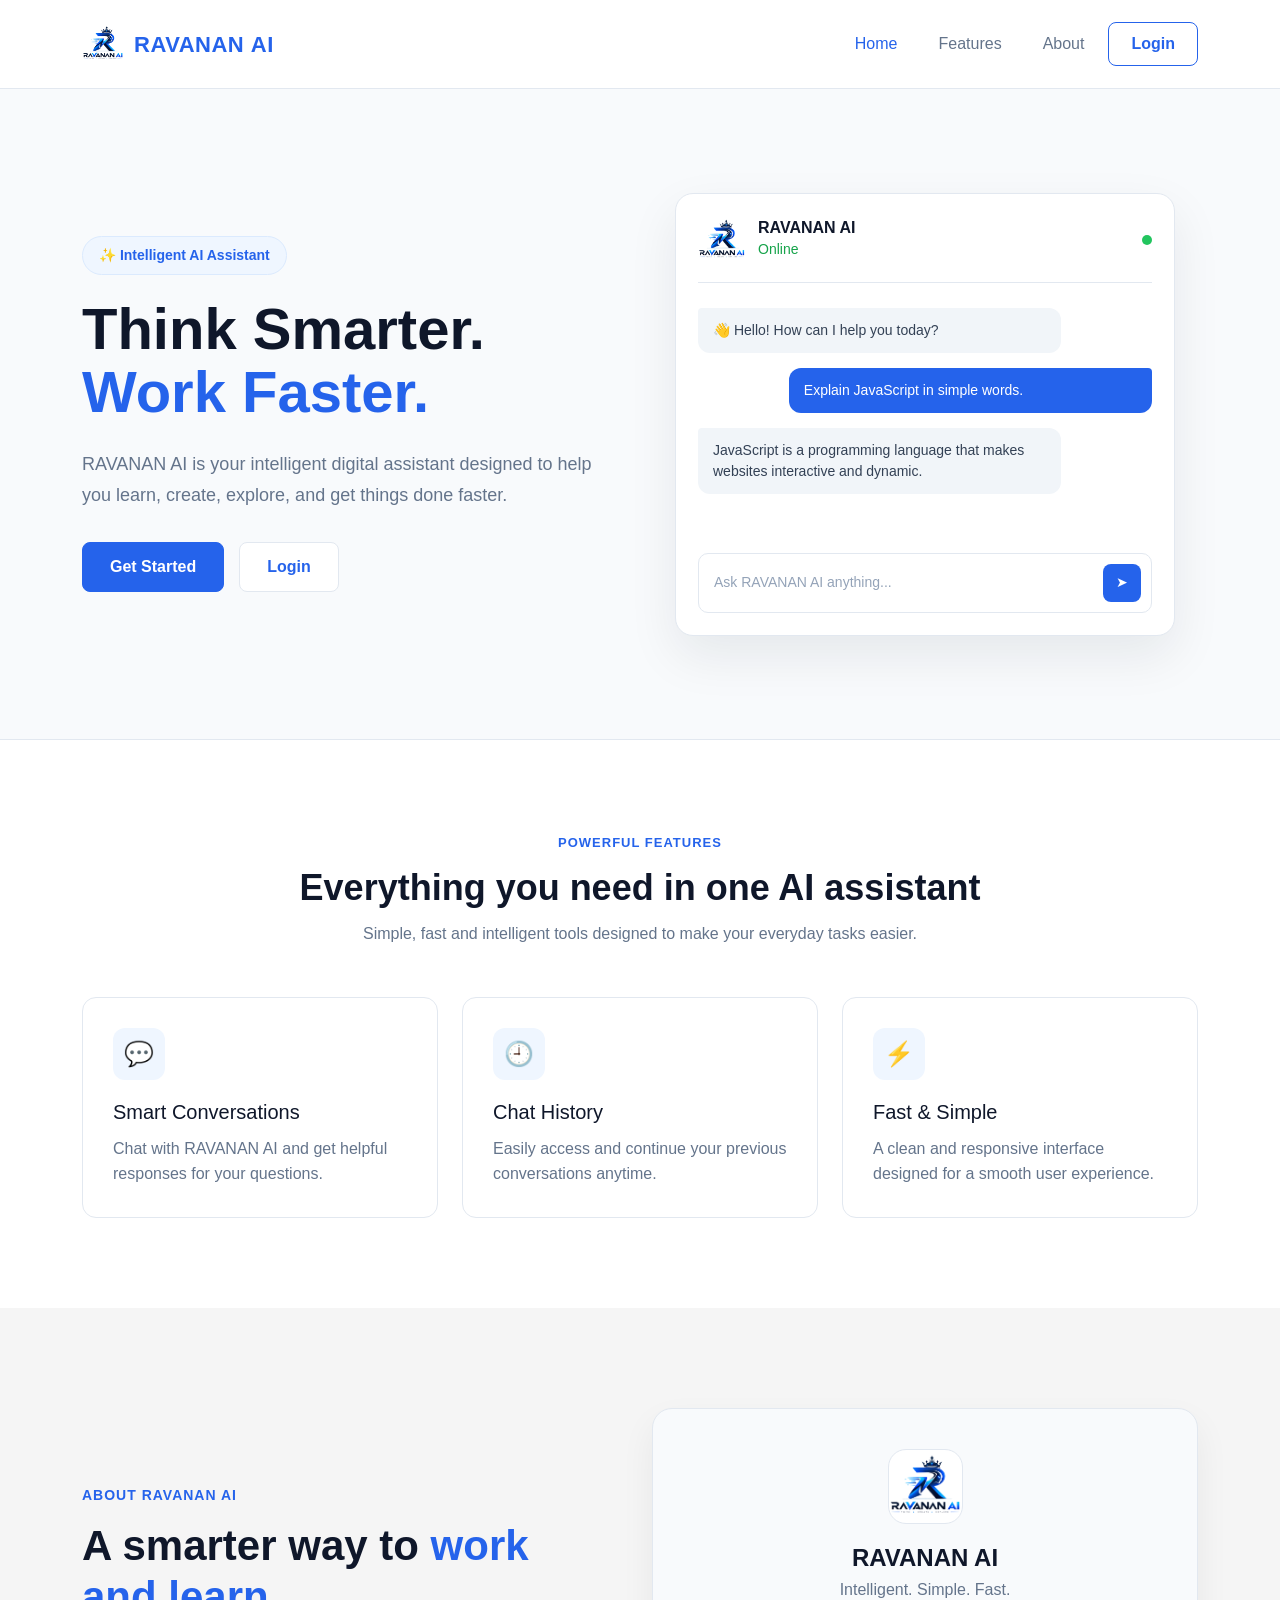
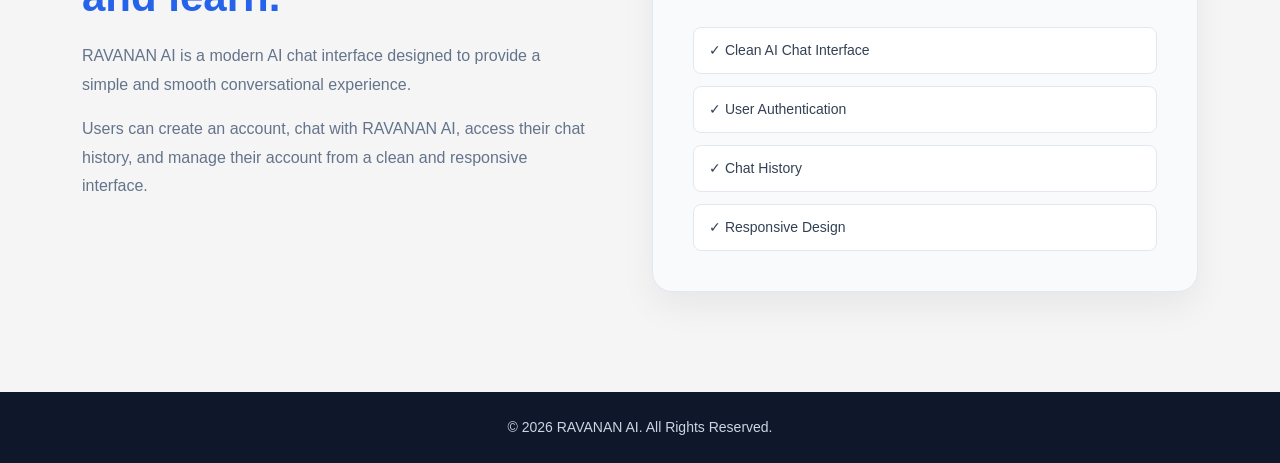
<file: Index.html>
<!DOCTYPE html>
<html lang="en">
<head>
    <meta charset="UTF-8">
    <meta name="viewport" content="width=device-width, initial-scale=1.0">
    <title>RAVANAN AI</title>
    <link rel="icon" href="Img/Brand-icon.png">
    <link rel="stylesheet" href="Bootstrap/css/bootstrap.min.css" >
    <link rel="stylesheet" href="CSS/Style.css">
</head>
<body>

    <!-- ~~~~~~~~~~~~~~ NAVBAR ~~~~~~~~~~~~~~ -->

    <nav class="navbar navbar-expand-lg">
        <div class="container">

            <a class="navbar-brand" href="index.html">
                <img src="Img/Brand-icon.png"
                     alt="RAVANAN AI Logo">

                <span class="brand-name">
                    RAVANAN <strong>AI</strong>
                </span>
            </a>

            <button class="navbar-toggler" type="button"
                data-bs-toggle="collapse"
                data-bs-target="#navbarContent">

                <span class="navbar-toggler-icon"></span>

            </button>

            <div class="collapse navbar-collapse" id="navbarContent">

                <ul class="navbar-nav ms-auto align-items-lg-center">

                    <li class="nav-item">
                        <a class="nav-link active" href="#home"> Home </a>
                    </li>

                    <li class="nav-item">
                        <a class="nav-link" href="#features"> Features </a>
                    </li>

                    <li class="nav-item">
                        <a class="nav-link" href="#about"> About </a>
                    </li>

                    <li class="nav-item ms-lg-3">
                        <a href="login.html" class="btn login-btn">
                            Login
                        </a>
                    </li>

                </ul>

            </div>

        </div>

    </nav>




    <!-- ~~~~~~~~~~~~~~ HERO SECTION ~~~~~~~~~~~~~~ -->

    <section class="hero-section" id="home">

        <div class="container">

            <div class="row align-items-center">

                <!-- LEFT CONTENT -->

                <div class="col-lg-6">

                    <div class="hero-content">

                        <div class="ai-badge">
                            ✨ Intelligent AI Assistant
                        </div>

                        <h1>
                            Think Smarter.
                            <span>Work Faster.</span>
                        </h1>

                        <p>
                            RAVANAN AI is your intelligent digital assistant
                            designed to help you learn, create, explore,
                            and get things done faster.
                        </p>

                        <div class="hero-buttons">

                            <a href="register.html" class="btn get-started-btn">
                                Get Started
                            </a>

                            <a href="login.html" class="btn explore-btn">
                                Login
                            </a>

                        </div>

                    </div>

                </div>


                <!-- RIGHT AI CARD -->

                <div class="col-lg-6">

                    <div class="ai-preview">

                        <div class="preview-header">

                            <div class="ai-profile">
                                <div class="ai-icon">
                                     <!-- ✦ -->
                                    <img src="Img/Brand-icon.png" alt="RAVANAN AI">
                                </div>

                                <div>
                                    <h6>RAVANAN AI</h6>
                                    <small>Online</small>
                                </div>
                            </div>

                            <div class="status-dot"></div>

                        </div>


                        <div class="chat-preview">

                            <div class="message ai-message">
                                👋 Hello! How can I help you today?
                            </div>

                            <div class="message user-message">
                                Explain JavaScript in simple words.
                            </div>

                            <div class="message ai-message">
                                JavaScript is a programming language
                                that makes websites interactive and dynamic.
                            </div>

                        </div>


                        <div class="preview-input">

                            <span>Ask RAVANAN AI anything...</span>

                            <button> ➤ </button>

                        </div>

                    </div>

                </div>

            </div>

        </div>

    </section>



    <!-- ~~~~~~~~~~~~~~ FEATURES ~~~~~~~~~~~~~~ -->

    <section class="features-section" id="features">

        <div class="container">

            <div class="section-title">

                <span>POWERFUL FEATURES</span>

                <h2> Everything you need in one AI assistant </h2>

                <p>
                    Simple, fast and intelligent tools designed
                    to make your everyday tasks easier.
                </p>

            </div>


            <div class="row g-4">

                <div class="col-md-4">

                    <div class="feature-card">

                        <div class="feature-icon">💬</div>

                        <h4>Smart Conversations</h4>

                        <p>
                            Chat with RAVANAN AI and get helpful
                            responses for your questions.
                        </p>

                    </div>

                </div>


                <div class="col-md-4">

                    <div class="feature-card">

                        <div class="feature-icon"> 🕘 </div>

                        <h4>Chat History</h4>

                        <p>
                            Easily access and continue your
                            previous conversations anytime.
                        </p>

                    </div>

                </div>


                <div class="col-md-4">

                    <div class="feature-card">

                        <div class="feature-icon">⚡ </div>

                        <h4>Fast & Simple</h4>

                        <p>
                            A clean and responsive interface
                            designed for a smooth user experience.
                        </p>

                    </div>

                </div>

            </div>

        </div>

    </section>



    <!-- ~~~~~~~~~~~~~~ ABOUT ~~~~~~~~~~~~~~ -->

    <section class="about-section" id="about">

        <div class="container">

            <div class="row align-items-center">

                <!-- LEFT -->

                <div class="col-lg-6">

                    <div class="about-content">

                        <span class="about-label">
                            ABOUT RAVANAN AI
                        </span>

                        <h2>
                            A smarter way to
                            <span>work and learn.</span>
                        </h2>

                        <p>
                            RAVANAN AI is a modern AI chat interface
                            designed to provide a simple and smooth
                            conversational experience.
                        </p>

                        <p>
                            Users can create an account, chat with
                            RAVANAN AI, access their chat history,
                            and manage their account from a clean
                            and responsive interface.
                        </p>

                    </div>

                </div>


                <!-- RIGHT -->

                <div class="col-lg-6">

                    <div class="about-card">

                        <div class="about-icon">
                            <img src="Img/Brand-icon.png"
                                 alt="RAVANAN AI">
                        </div>

                        <h3>RAVANAN AI</h3>

                        <p>
                            Intelligent. Simple. Fast.
                        </p>

                        <div class="about-points">

                            <div>
                                ✓ Clean AI Chat Interface
                            </div>

                            <div>
                                ✓ User Authentication
                            </div>

                            <div>
                                ✓ Chat History
                            </div>

                            <div>
                                ✓ Responsive Design
                            </div>

                        </div>

                    </div>

                </div>

            </div>

        </div>

    </section>



    <!-- ~~~~~~~~~~~~~~ FOOTER ~~~~~~~~~~~~~~ -->

    <footer class="footer">

        <div class="container">

            <p> © 2026 RAVANAN AI. All Rights Reserved. </p>

        </div>

    </footer>



    <script src="Bootstrap/js/bootstrap.bundle.min.js"></script>
    <script src="JS/"></script>

</body>
</html>
</file>
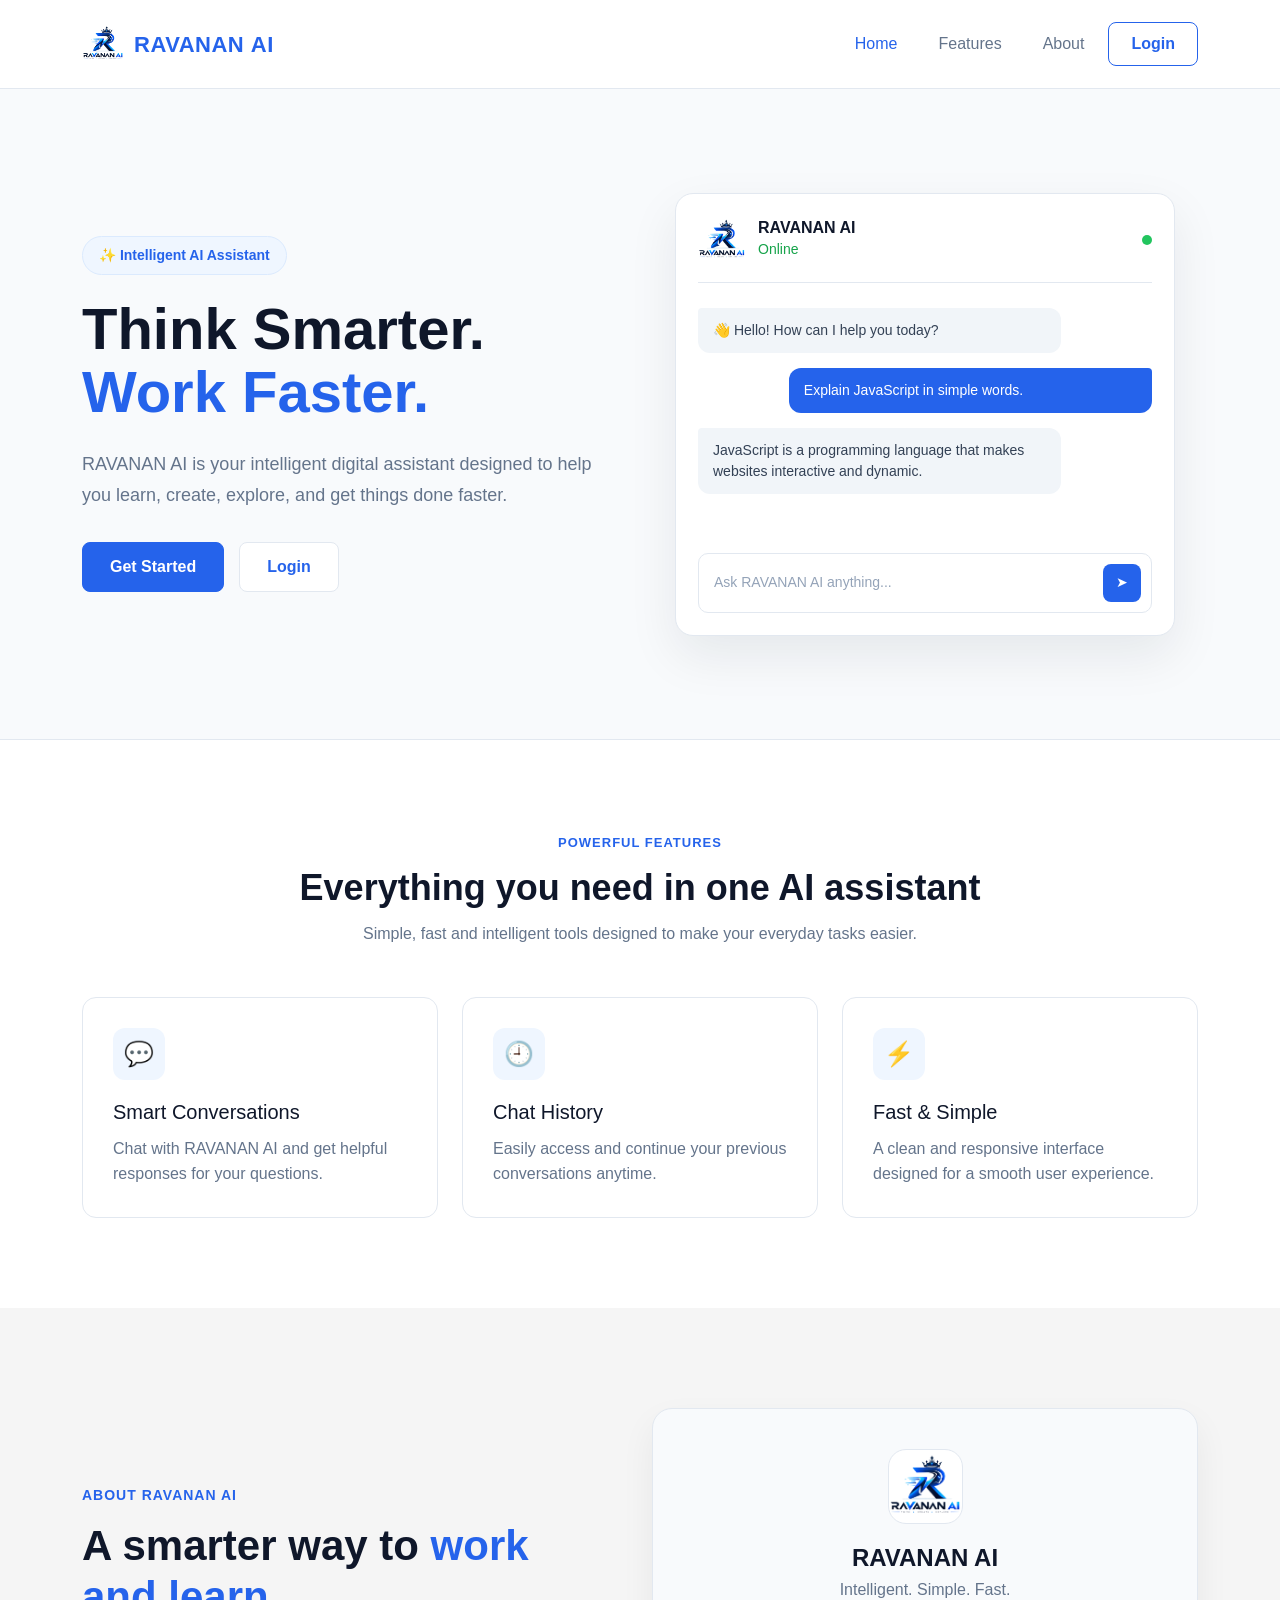
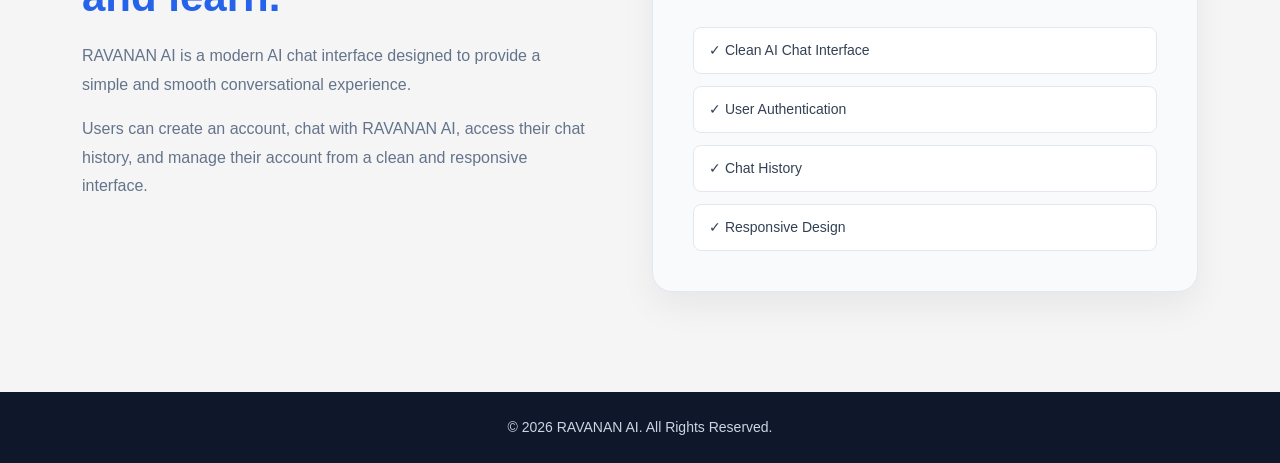
<file: index.html>
<!DOCTYPE html>
<html lang="en">
<head>
    <meta charset="UTF-8">
    <meta name="viewport" content="width=device-width, initial-scale=1.0">
    <title>RAVANAN AI</title>
    <link rel="icon" href="Img/Brand-icon.png">
    <link rel="stylesheet" href="Bootstrap/css/bootstrap.min.css" >
    <link rel="stylesheet" href="CSS/Style.css">
</head>
<body>

    <!-- ~~~~~~~~~~~~~~ NAVBAR ~~~~~~~~~~~~~~ -->

    <nav class="navbar navbar-expand-lg">
        <div class="container">

            <a class="navbar-brand" href="index.html">
                <img src="Img/Brand-icon.png"
                     alt="RAVANAN AI Logo">

                <span class="brand-name">
                    RAVANAN <strong>AI</strong>
                </span>
            </a>

            <button class="navbar-toggler" type="button"
                data-bs-toggle="collapse"
                data-bs-target="#navbarContent">

                <span class="navbar-toggler-icon"></span>

            </button>

            <div class="collapse navbar-collapse" id="navbarContent">

                <ul class="navbar-nav ms-auto align-items-lg-center">

                    <li class="nav-item">
                        <a class="nav-link active" href="#home"> Home </a>
                    </li>

                    <li class="nav-item">
                        <a class="nav-link" href="#features"> Features </a>
                    </li>

                    <li class="nav-item">
                        <a class="nav-link" href="#about"> About </a>
                    </li>

                    <li class="nav-item ms-lg-3">
                        <a href="login.html" class="btn login-btn">
                            Login
                        </a>
                    </li>

                </ul>

            </div>

        </div>

    </nav>




    <!-- ~~~~~~~~~~~~~~ HERO SECTION ~~~~~~~~~~~~~~ -->

    <section class="hero-section" id="home">

        <div class="container">

            <div class="row align-items-center">

                <!-- LEFT CONTENT -->

                <div class="col-lg-6">

                    <div class="hero-content">

                        <div class="ai-badge">
                            ✨ Intelligent AI Assistant
                        </div>

                        <h1>
                            Think Smarter.
                            <span>Work Faster.</span>
                        </h1>

                        <p>
                            RAVANAN AI is your intelligent digital assistant
                            designed to help you learn, create, explore,
                            and get things done faster.
                        </p>

                        <div class="hero-buttons">

                            <a href="register.html" class="btn get-started-btn">
                                Get Started
                            </a>

                            <a href="login.html" class="btn explore-btn">
                                Login
                            </a>

                        </div>

                    </div>

                </div>


                <!-- RIGHT AI CARD -->

                <div class="col-lg-6">

                    <div class="ai-preview">

                        <div class="preview-header">

                            <div class="ai-profile">
                                <div class="ai-icon">
                                     <!-- ✦ -->
                                    <img src="Img/Brand-icon.png" alt="RAVANAN AI">
                                </div>

                                <div>
                                    <h6>RAVANAN AI</h6>
                                    <small>Online</small>
                                </div>
                            </div>

                            <div class="status-dot"></div>

                        </div>


                        <div class="chat-preview">

                            <div class="message ai-message">
                                👋 Hello! How can I help you today?
                            </div>

                            <div class="message user-message">
                                Explain JavaScript in simple words.
                            </div>

                            <div class="message ai-message">
                                JavaScript is a programming language
                                that makes websites interactive and dynamic.
                            </div>

                        </div>


                        <div class="preview-input">

                            <span>Ask RAVANAN AI anything...</span>

                            <button> ➤ </button>

                        </div>

                    </div>

                </div>

            </div>

        </div>

    </section>



    <!-- ~~~~~~~~~~~~~~ FEATURES ~~~~~~~~~~~~~~ -->

    <section class="features-section" id="features">

        <div class="container">

            <div class="section-title">

                <span>POWERFUL FEATURES</span>

                <h2> Everything you need in one AI assistant </h2>

                <p>
                    Simple, fast and intelligent tools designed
                    to make your everyday tasks easier.
                </p>

            </div>


            <div class="row g-4">

                <div class="col-md-4">

                    <div class="feature-card">

                        <div class="feature-icon">💬</div>

                        <h4>Smart Conversations</h4>

                        <p>
                            Chat with RAVANAN AI and get helpful
                            responses for your questions.
                        </p>

                    </div>

                </div>


                <div class="col-md-4">

                    <div class="feature-card">

                        <div class="feature-icon"> 🕘 </div>

                        <h4>Chat History</h4>

                        <p>
                            Easily access and continue your
                            previous conversations anytime.
                        </p>

                    </div>

                </div>


                <div class="col-md-4">

                    <div class="feature-card">

                        <div class="feature-icon">⚡ </div>

                        <h4>Fast & Simple</h4>

                        <p>
                            A clean and responsive interface
                            designed for a smooth user experience.
                        </p>

                    </div>

                </div>

            </div>

        </div>

    </section>



    <!-- ~~~~~~~~~~~~~~ ABOUT ~~~~~~~~~~~~~~ -->

    <section class="about-section" id="about">

        <div class="container">

            <div class="row align-items-center">

                <!-- LEFT -->

                <div class="col-lg-6">

                    <div class="about-content">

                        <span class="about-label">
                            ABOUT RAVANAN AI
                        </span>

                        <h2>
                            A smarter way to
                            <span>work and learn.</span>
                        </h2>

                        <p>
                            RAVANAN AI is a modern AI chat interface
                            designed to provide a simple and smooth
                            conversational experience.
                        </p>

                        <p>
                            Users can create an account, chat with
                            RAVANAN AI, access their chat history,
                            and manage their account from a clean
                            and responsive interface.
                        </p>

                    </div>

                </div>


                <!-- RIGHT -->

                <div class="col-lg-6">

                    <div class="about-card">

                        <div class="about-icon">
                            <img src="Img/Brand-icon.png"
                                 alt="RAVANAN AI">
                        </div>

                        <h3>RAVANAN AI</h3>

                        <p>
                            Intelligent. Simple. Fast.
                        </p>

                        <div class="about-points">

                            <div>
                                ✓ Clean AI Chat Interface
                            </div>

                            <div>
                                ✓ User Authentication
                            </div>

                            <div>
                                ✓ Chat History
                            </div>

                            <div>
                                ✓ Responsive Design
                            </div>

                        </div>

                    </div>

                </div>

            </div>

        </div>

    </section>



    <!-- ~~~~~~~~~~~~~~ FOOTER ~~~~~~~~~~~~~~ -->

    <footer class="footer">

        <div class="container">

            <p> © 2026 RAVANAN AI. All Rights Reserved. </p>

        </div>

    </footer>



    <script src="Bootstrap/js/bootstrap.bundle.min.js"></script>
    <script src="JS/"></script>

</body>
</html>
</file>
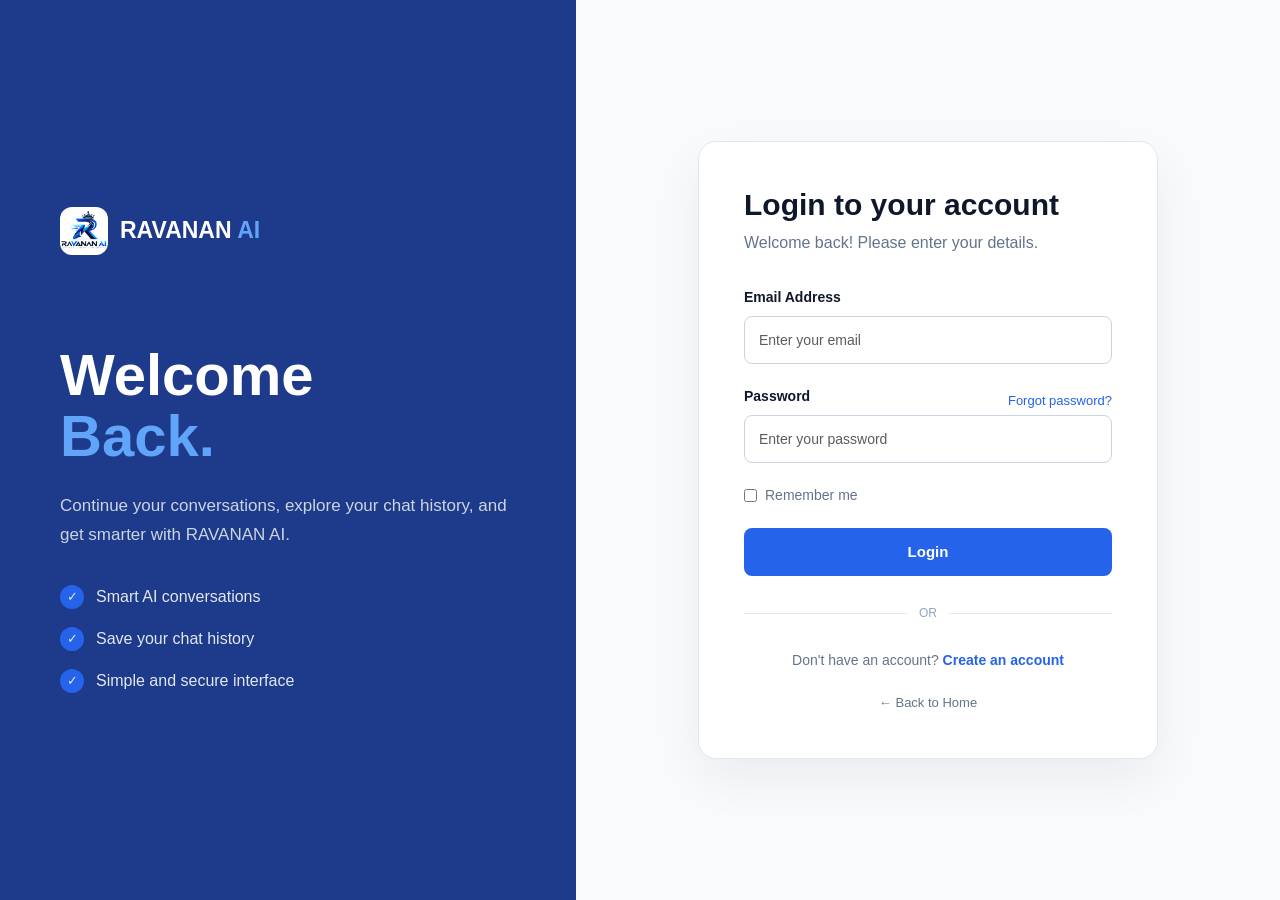
<file: chat.html>
<!DOCTYPE html>
<html lang="en">
<head>
    <meta charset="UTF-8">
    <meta name="viewport" content="width=device-width, initial-scale=1.0">
    <title>RAVANAN AI</title>
    <link rel="icon" href="Img/Brand-icon.png">
    <link  rel="stylesheet" href="Bootstrap/css/bootstrap.min.css" >
    <link rel="stylesheet" href="Bootstrap/js/bootstrap.min.js">
    <link rel="stylesheet" href="CSS/chat.css">
</head>
<body>


    <!-- =====================================================
         MOBILE MENU - ADDED
    ====================================================== -->

    <div class="mobile-menu-overlay" id="mobileMenuOverlay"></div>

    <div class="mobile-menu" id="mobileMenu">

        <div class="mobile-menu-header">

            <div class="mobile-menu-brand">

                <img src="Img/Brand-icon.png" alt="RAVANAN AI">

                <div>
                    <strong>RAVANAN AI</strong>
                    <small>AI Assistant</small>
                </div>

            </div>

            <button id="closeMobileMenu">
                ×
            </button>

        </div>


        <button class="mobile-menu-item" id="mobileNewChatBtn">
            <span>＋</span>
            New Chat
        </button>


        <a href="history.html" class="mobile-menu-item">
            <span>💬</span>
            Chat History
        </a>


        <a href="settings.html" class="mobile-menu-item">
            <span>⚙️</span>
            Settings
        </a>


        <button class="mobile-menu-item mobile-logout" id="mobileLogoutBtn">
            <span>🚪</span>
            Logout
        </button>

    </div>



    <div class="chat-app">

        <!-- ~~~~~~~~~~~~~~ SIDEBAR ~~~~~~~~~~~~~~ -->

        <aside class="sidebar">

            <!-- ~~~~~~~~~~~~~~ BRAND ~~~~~~~~~~~~~~ -->

            <div class="sidebar-brand">

                <div class="brand-logo">
                    <img src="Img/Brand-icon.png" alt="RAVANAN AI">
                </div>

                <div>
                    <h4>RAVANAN <span>AI</span></h4>
                    <small>AI Assistant</small>
                </div>

            </div>


            <!-- NEW CHAT -->

            <button class="new-chat-btn" id="newChatBtn">
                <span>＋</span> New Chat
            </button>


            <!-- ~~~~~~~~~~~~~~ CHAT HISTORY ~~~~~~~~~~~~~~ -->

            <div id="chatHistoryList">
            </div>

            <a href="history.html" class="view-history-link">
                View All History →
            </a>


            <!-- ~~~~~~~~~~~~~~ SIDEBAR BOTTOM ~~~~~~~~~~~~~~ -->

            <div class="sidebar-bottom">

                <a href="settings.html" class="sidebar-link">
                    ⚙️ Settings
                </a>

                <button id="logoutBtn" class="sidebar-link logout-btn">
                    🚪 Logout
                </button>

            </div>

        </aside>


        <!-- ~~~~~~~~~~~~~~ MAIN CHAT ~~~~~~~~~~~~~~ -->

        <main class="chat-main">

            <!-- ~~~~~~~~~~~~~~ TOP BAR ~~~~~~~~~~~~~~ -->

            <header class="chat-header">


                <!-- =================================================
                     MOBILE MENU BUTTON - ADDED
                ================================================== -->

                <button class="mobile-menu-btn" id="mobileMenuBtn">
                    ☰
                </button>


                <div>

                    <h5>RAVANAN AI</h5>

                    <div class="online-status">
                        <span></span> Online
                    </div>

                </div>


                <div class="user-area">

                    <div class="user-avatar" id="userAvatar">
                        R
                    </div>

                    <div class="user-info">

                        <strong id="userName"> User </strong>
                        <small id="userEmail"> user@email.com </small>

                    </div>

                </div>

            </header>


            <!-- ~~~~~~~~~~~~~~ CHAT CONTENT ~~~~~~~~~~~~~~ -->

            <section class="chat-content">

                <!-- ~~~~~~~~~~~~~~ WELCOME ~~~~~~~~~~~~~~ -->

                <div class="chat-welcome" id="chatWelcome">

                    <div class="welcome-icon">
                        <!-- ✦ -->
                        <img src="Img/Brand-icon.png" alt="RAVANAN AI">
                    </div>

                    <h1>
                        Hello, <span id="welcomeName">there</span>!
                    </h1>

                    <p>
                        What can I help you with today?
                    </p>


                    <!-- ~~~~~~~~~~~~~~ SUGGESTIONS ~~~~~~~~~~~~~~ -->

                    <div class="suggestion-grid">

                        <button class="suggestion-card">
                            <span>💻</span>
                            <strong>Help with coding</strong>
                            <small>Explain or debug code</small>
                        </button>

                        <button class="suggestion-card">
                            <span>📚</span>
                            <strong>Learn something</strong>
                            <small>Understand a new topic</small>
                        </button>

                        <button class="suggestion-card">
                            <span>💡</span>
                            <strong>Get ideas</strong>
                            <small>Find creative solutions</small>
                        </button>

                        <button class="suggestion-card">
                            <span>✍️</span>
                            <strong>Write something</strong>
                            <small>Create useful content</small>
                        </button>

                    </div>

                </div>


                <!-- ~~~~~~~~~~~~~~ MESSAGES ~~~~~~~~~~~~~~ -->

                <div class="messages-container" id="messagesContainer"></div>

            </section>


            <!-- ~~~~~~~~~~~~~~ INPUT AREA ~~~~~~~~~~~~~~ -->

            <div class="chat-input-area">

                <div class="chat-input-wrapper">

                    <textarea
                        id="messageInput"
                        rows="1"
                        placeholder="Ask RAVANAN AI anything... "
                    ></textarea>

                    <button id="sendBtn" class="send-btn">
                        ➤
                    </button>

                </div>

                <p class="input-note">
                    RAVANAN AI can make mistakes. Check important information.
                </p>

            </div>

        </main>

    </div>


    
    <script src="JS/chat.js"></script>

</body>
</html>
</file>
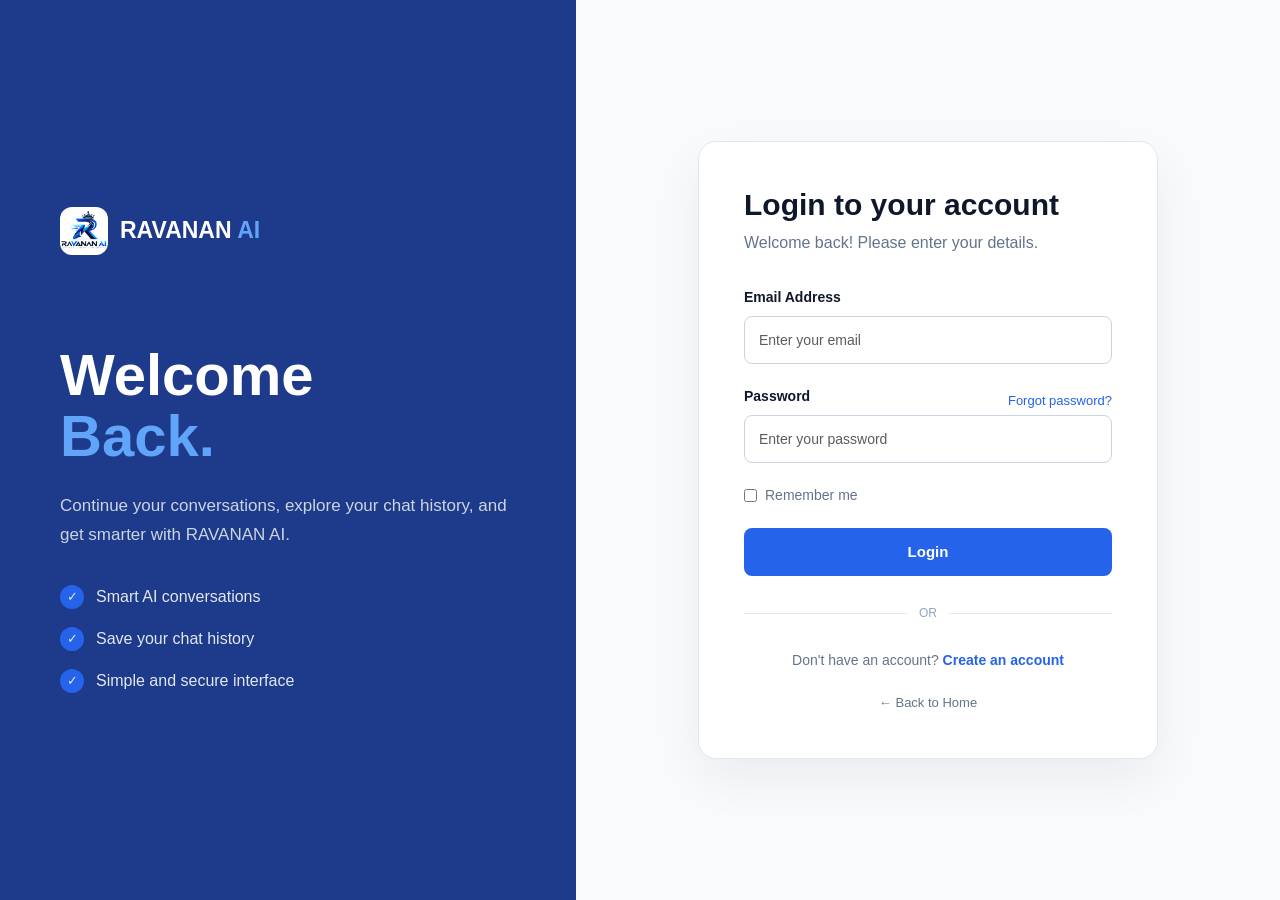
<file: history.html>
<!DOCTYPE html>
<html lang="en">
<head>
    <meta charset="UTF-8">
    <meta name="viewport" content="width=device-width, initial-scale=1.0">
    <title>Chat History | RAVANAN AI</title>
    <link rel="icon" href="Img/Brand-icon.png">
    <link rel="stylesheet" href="CSS/history.css">
    <link rel="stylesheet" href="Bootstrap/css/bootstrap.min.css">
    <link rel="stylesheet" href="Bootstrap/js/bootstrap.min.js">
</head>
<body>

    <div class="history-page">

        <!-- ~~~~~~~~~~~~~~ HEADER ~~~~~~~~~~~~~~ -->

        <header class="history-header">

            <div class="history-brand">

                <a href="chat.html">
                    <img src="Img/Brand-icon.png" alt="RAVANAN AI">
                </a>

                <div>
                    <h2>RAVANAN <span>AI</span></h2>
                    <small>Chat History</small>
                </div>

            </div>


            <a href="chat.html" class="back-chat">
                ← Back to Chat
            </a>

        </header>


        <!-- ~~~~~~~~~~~~~~ CONTENT ~~~~~~~~~~~~~~ -->

        <main class="history-content">

            <div class="history-title">

                <div>

                    <h1>Your Conversations</h1>

                    <p>
                        View your previous conversations with RAVANAN AI.
                    </p>

                </div>

                <button id="clearHistoryBtn" class="clear-btn">
                    Clear History
                </button>

            </div>


            <!-- ~~~~~~~~~~~~~~ HISTORY LIST ~~~~~~~~~~~~~~ -->

            <div id="historyList" class="history-list">

            </div>


            <!-- ~~~~~~~~~~~~~~ EMPTY STATE ~~~~~~~~~~~~~~ -->

            <div id="emptyHistory" class="empty-history">

                <div class="empty-icon"> 💬 </div>

                <h3>No conversations yet</h3>

                <p>
                    Start chatting with RAVANAN AI
                    and your conversations will appear here.
                </p>

                <a href="chat.html"> Start New Chat </a>

            </div>

        </main>

    </div>



    <script src="Bootstrap/js/bootstrap.bundle.min.js"></script>
    <script src="JS/history.js"></script>

</body>
</html>
</file>
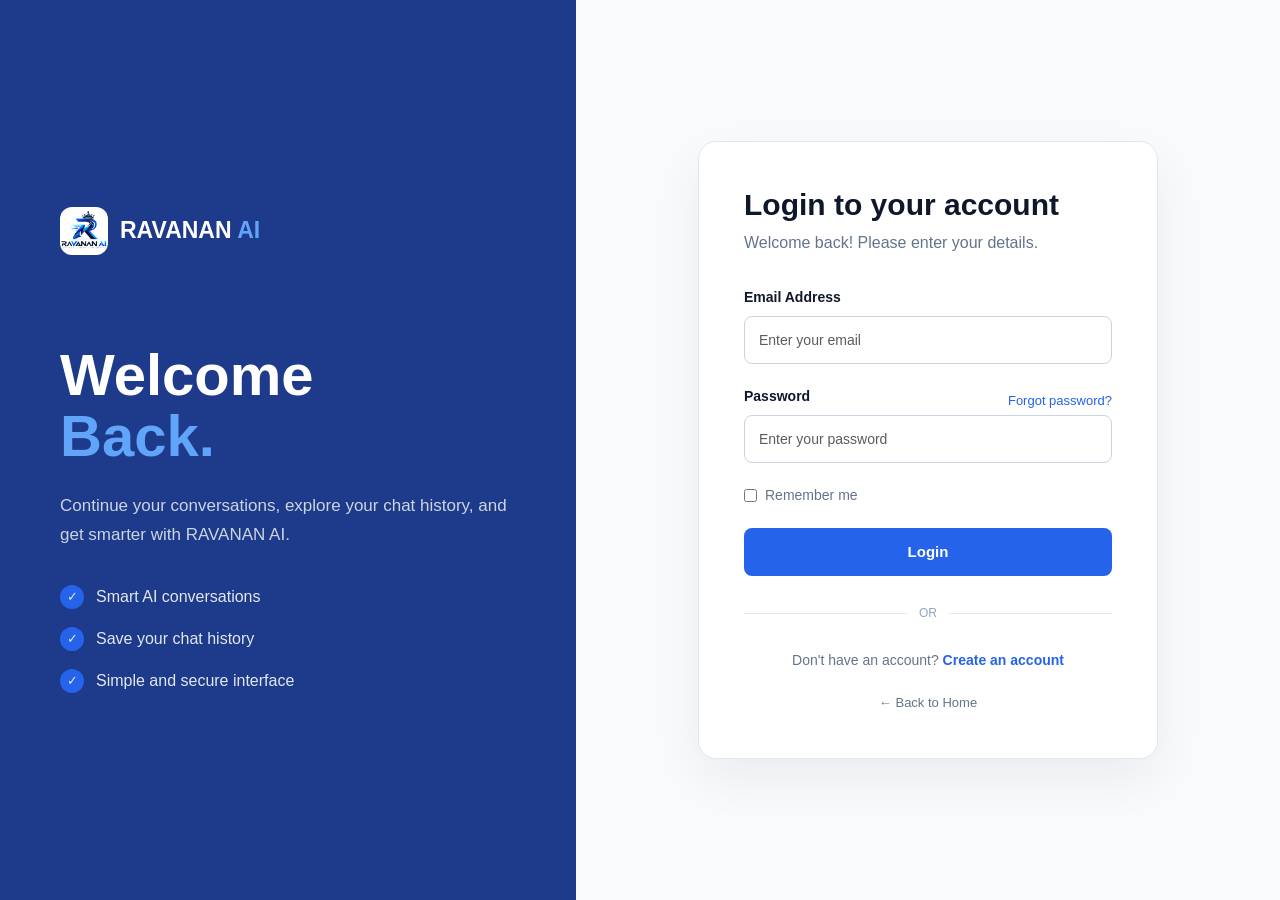
<file: login.html>
<!DOCTYPE html>
<html lang="en">
<head>
    <meta charset="UTF-8">
    <meta name="viewport" content="width=device-width, initial-scale=1.0">
    <title>Login | RAVANAN AI</title>
    <link rel="icon" href="Img/Brand-icon.png">
    <link rel="stylesheet" href="Bootstrap/css/bootstrap.min.css">
    <link rel="stylesheet" href="Bootstrap/js/bootstrap.min.js">
    <link rel="stylesheet" href="CSS/auth.css">
</head>
<body>

    <div class="auth-page">

        <!-- ~~~~~~~~~~~~~~ LEFT SIDE ~~~~~~~~~~~~~~ -->

        <div class="auth-info">

            <div class="brand">
                <div class="brand-icon">
                    <img src="Img/Brand-icon.png" alt="RAVANAN AI">
                </div>

                <h2>RAVANAN <span>AI</span></h2>
            </div>

            <h1>
                Welcome<br>
                <span>Back.</span>
            </h1>

            <p>
                Continue your conversations, explore your chat history,
                and get smarter with RAVANAN AI.
            </p>

            <div class="info-points">

                <div>
                    <span>✓</span> Smart AI conversations
                </div>

                <div>
                    <span>✓</span> Save your chat history
                </div>

                <div>
                    <span>✓</span> Simple and secure interface
                </div>

            </div>

        </div>



        <!-- ~~~~~~~~~~~~~~ RIGHT SIDE ~~~~~~~~~~~~~~ -->

        <div class="auth-form-section">

            <div class="auth-card">

                <div class="mobile-brand">
                    <h2>RAVANAN <span>AI</span></h2>
                </div>

                <h2>Login to your account</h2>

                <p class="auth-subtitle">
                    Welcome back! Please enter your details.
                </p>


                <!-- ~~~~~~~~~~~~~~ LOGIN FORM ~~~~~~~~~~~~~~ -->

                <form id="loginForm">

                    <div class="form-group">

                        <label for="loginEmail">
                            Email Address
                        </label>

                        <input type="email" id="loginEmail" class="form-control" placeholder="Enter your email" required>

                    </div>


                    <div class="form-group">

                        <div class="password-label">

                            <label for="loginPassword">
                                Password
                            </label>

                            <a href="#"> Forgot password? </a>

                        </div>

                        <input type="password" id="loginPassword" class="form-control" placeholder="Enter your password" required>

                    </div>


                    <div class="remember-me">

                        <input type="checkbox" id="rememberMe">

                        <label for="rememberMe">
                            Remember me
                        </label>

                    </div>

                    <button type="submit" class="auth-btn"> Login </button>

                    <div id="loginMessage" class="login-message">
                    </div>
                </form>

                <div class="divider">
                    <span>OR</span>
                </div>
                <p class="register-text">
                    Don't have an account?
                    <a href="register.html"> Create an account </a>
                </p>

                <a href="index.html" class="back-home">  ← Back to Home </a>

            </div>

        </div>

    </div>


    
    <script src="JS/auth.js"></script>

</body>
</html>
</file>
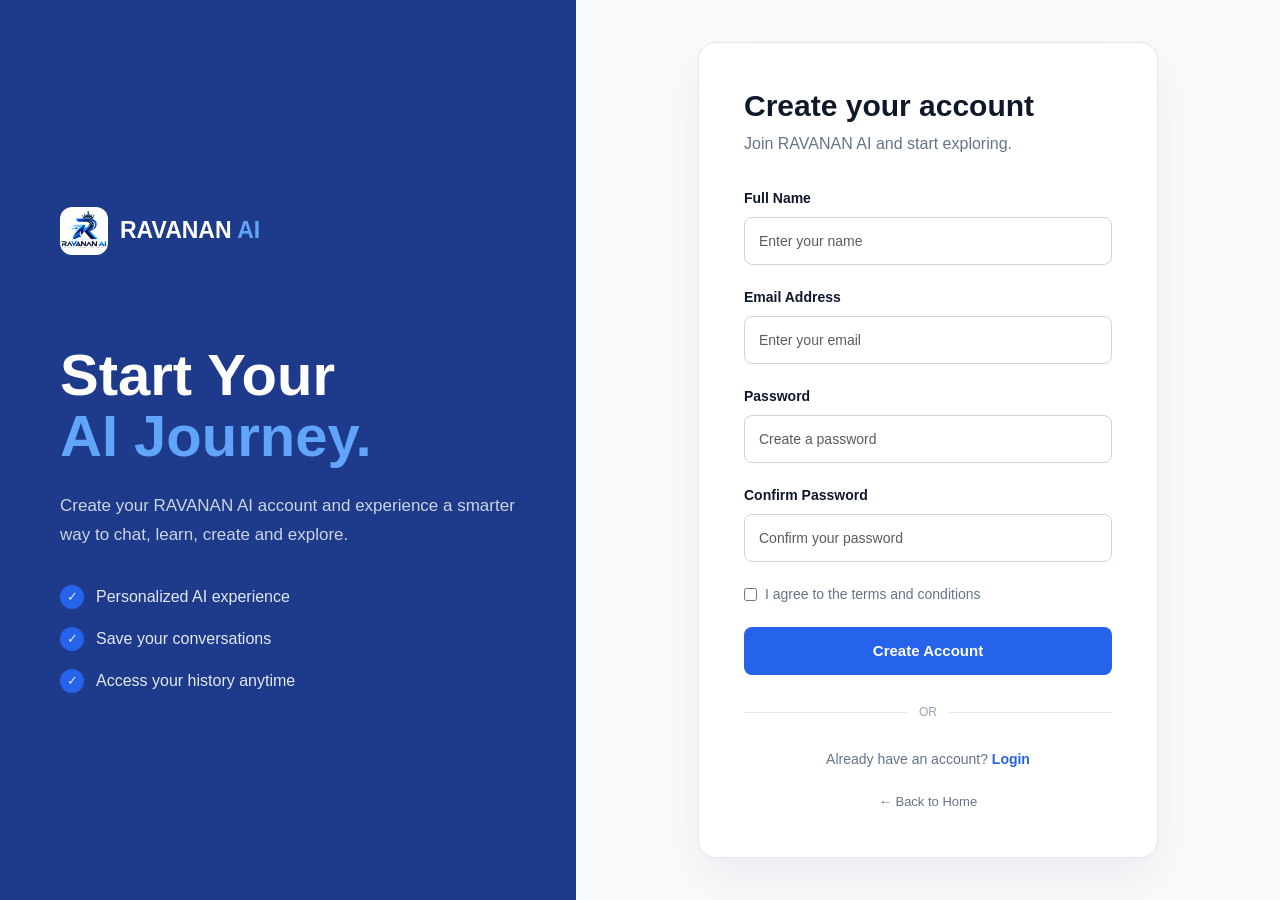
<file: register.html>
<!DOCTYPE html>
<html lang="en">
<head>
    <meta charset="UTF-8">
    <meta name="viewport" content="width=device-width, initial-scale=1.0">
    <title>Create Account | RAVANAN AI</title>
    <link rel="icon" href="Img/Brand-icon.png">
    <link rel="stylesheet" href="Bootstrap/css/bootstrap.min.css" >
    <link rel="stylesheet" href="Bootstrap/js/bootstrap.min.js">
    <link rel="stylesheet" href="CSS/auth.css">
</head>
<body>

    <div class="auth-page">

        <!-- ~~~~~~~~~~~~~~ LEFT SIDE ~~~~~~~~~~~~~~ -->

        <div class="auth-info">

            <div class="brand">

                <div class="brand-icon">
                    <!-- ✦ -->
                    <img src="Img/Brand-icon.png" alt="RAVANAN AI">
                </div>

                <h2>
                    RAVANAN <span>AI</span>
                </h2>

            </div>

            <h1>
                Start Your<br>
                <span>AI Journey.</span>
            </h1>

            <p>
                Create your RAVANAN AI account and experience
                a smarter way to chat, learn, create and explore.
            </p>

            <div class="info-points">

                <div>
                    <span>✓</span>
                    Personalized AI experience
                </div>

                <div>
                    <span>✓</span>
                    Save your conversations
                </div>

                <div>
                    <span>✓</span>
                    Access your history anytime
                </div>

            </div>

        </div>


        <!-- ~~~~~~~~~~~~~~ RIGHT SIDE ~~~~~~~~~~~~~~ -->

        <div class="auth-form-section">

            <div class="auth-card">

                <div class="mobile-brand">
                    <h2>
                        RAVANAN <span>AI</span>
                    </h2>
                </div>

                <h2>
                    Create your account
                </h2>

                <p class="auth-subtitle">
                    Join RAVANAN AI and start exploring.
                </p>


                <!-- ~~~~~~~~~~~~~~ REGISTER FORM ~~~~~~~~~~~~~~ -->

                <form id="registerForm">

                    <!-- ~~~~~~~~~~~~~~ NAME ~~~~~~~~~~~~~~ -->

                    <div class="form-group">

                        <label for="registerName"> Full Name </label>
                        <input type="text" id="registerName" class="form-control" placeholder="Enter your name" required>

                    </div>


                    <!-- ~~~~~~~~~~~~~~ EMAIL ~~~~~~~~~~~~~~ -->

                    <div class="form-group">

                        <label for="registerEmail"> Email Address </label>
                        <input type="email" id="registerEmail" class="form-control" placeholder="Enter your email" required>

                    </div>


                    <!-- ~~~~~~~~~~~~~~ PASSWORD ~~~~~~~~~~~~~~ -->

                    <div class="form-group">

                        <label for="registerPassword"> Password </label>
                        <input type="password" id="registerPassword" class="form-control" placeholder="Create a password" minlength="6" required>

                    </div>


                    <!-- ~~~~~~~~~~~~~~ CONFIRM PASSWORD ~~~~~~~~~~~~~~ -->

                    <div class="form-group">

                        <label for="confirmPassword"> Confirm Password </label>
                        <input type="password" id="confirmPassword" class="form-control" placeholder="Confirm your password" minlength="6" required>

                    </div>


                    <!-- ~~~~~~~~~~~~~~ TERMS ~~~~~~~~~~~~~~ -->

                    <div class="remember-me">

                        <input type="checkbox" id="terms" required>
                        <label for="terms"> I agree to the terms and conditions </label>

                    </div>


                    <!-- ~~~~~~~~~~~~~~ BUTTON ~~~~~~~~~~~~~~ -->

                    <button type="submit" class="auth-btn">
                        Create Account
                    </button>


                    <!-- ~~~~~~~~~~~~~~ MESSAGE ~~~~~~~~~~~~~~ -->

                    <div id="registerMessage" class="login-message">
                   
                    </div>

                </form>


                <div class="divider">
                    <span>OR</span>
                </div>


                <p class="register-text">

                    Already have an account?

                    <a href="login.html">
                        Login
                    </a>

                </p>


                <a href="index.html" class="back-home">
                    ← Back to Home
                </a>

            </div>

        </div>

    </div>


    
    <script src="JS/auth.js"></script>

</body>

</html>
</file>
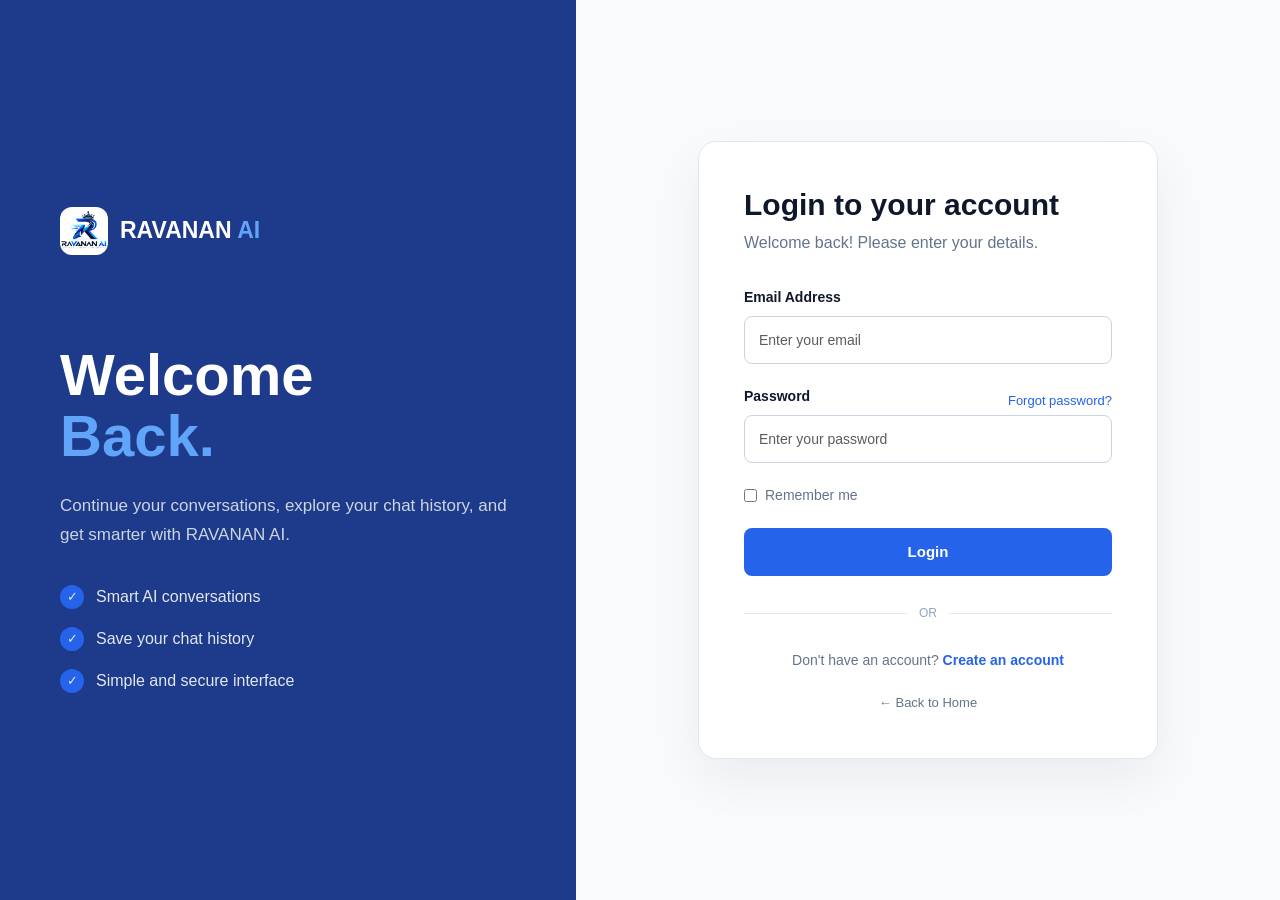
<file: settings.html>
<!DOCTYPE html>
<html lang="en">
<head>
    <meta charset="UTF-8">
    <meta name="viewport" content="width=device-width, initial-scale=1.0">
    <title>Settings | RAVANAN AI</title>
    <link rel="icon" href="Img/Brand-icon.png">
    <link rel="stylesheet" href="Bootstrap/css/bootstrap.min.css">
    <link rel="stylesheet" href="Bootstrap/js/bootstrap.min.js">
    <link rel="stylesheet" href="CSS/settings.css">
</head>
<body>

    <div class="settings-page">

        <!-- HEADER -->

        <header class="settings-header">

            <div class="settings-brand">

                <img
                    src="Img/Brand-icon.png"
                    alt="RAVANAN AI">

                <div>
                    <h2>RAVANAN <span>AI</span></h2>
                    <small>Settings</small>
                </div>

            </div>


            <a href="chat.html" class="back-btn">
                ← Back to Chat
            </a>

        </header>


        <!-- MAIN -->

        <main class="settings-container">

            <h1>Settings</h1>

            <p class="settings-subtitle">
                Manage your RAVANAN AI account and preferences.
            </p>


            <!-- PROFILE -->

            <section class="settings-card">

                <div class="card-title">

                    <h3>Profile</h3>
                    <p> Your account information </p>

                </div>


                <div class="profile-section">

                    <div class="profile-avatar" id="profileAvatar"> R </div>

                    <div class="profile-details">

                        <div class="input-group">

                            <label>Name</label>
                            <input type="text" id="profileName" readonly>

                        </div>


                        <div class="input-group">

                            <label>Email</label>
                            <input type="email" id="profileEmail" readonly>

                        </div>

                    </div>

                </div>

            </section>


            <!-- CHAT SETTINGS -->

            <section class="settings-card">

                <div class="card-title">

                    <h3>Chat Preferences</h3>
                    <p> Manage your chat experience </p>

                </div>


                <div class="setting-row">

                    <div>

                        <strong>Save Chat History</strong>
                        <small> Save your conversations for later. </small>

                    </div>


                    <label class="switch">

                        <input type="checkbox" id="historyToggle" checked>
                        <span class="slider"></span>

                    </label>

                </div>

            </section>


            <!-- DANGER ZONE -->

            <section class="settings-card danger-card">

                <div class="card-title">

                    <h3>Data Management</h3>
                    <p> Manage your stored conversation data. </p>

                </div>


                <button id="clearHistoryBtn" class="danger-btn">
                    🗑 Clear Chat History
                </button>

            </section>


            <!-- LOGOUT -->

            <section class="settings-card">

                <button id="logoutBtn" class="logout-btn">
                    🚪 Logout
                </button>

            </section>

        </main>

    </div>

    


    <script src="JS/settings.js"></script>

</body>

</html>
</file>
<file: CSS/Style.css>
* {
    margin: 0;
    padding: 0;
    box-sizing: border-box;
}

body {
    font-family: Arial, Helvetica, sans-serif;
    background: #F8FAFC;
    color: #0F172A;
}


 /* NAVBAR  */

.navbar {
    background: #FFFFFF;
    padding: 18px 0;
    border-bottom: 1px solid #E2E8F0;
    position: sticky;
    top: 0;
    z-index: 1000;
}

.navbar-brand {
    display: flex;
    align-items: center;
    gap: 10px;
    text-decoration: none;
}

.navbar-brand img {
    width: 42px;
    height: 42px;
    object-fit: contain;
}

.brand-name {
    font-size: 22px;
    font-weight: 800;
    color: #0F172A;
    letter-spacing: 0.5px;
}

.brand-name strong {
    color: #2563EB;
}

.navbar-brand span {
    color: #2563EB;
}

.nav-link {
    color: #64748B !important;
    font-weight: 500;
    margin-left: 25px;
    transition: 0.3s;
}

.nav-link:hover,
.nav-link.active {
    color: #2563EB !important;
}

.login-btn {
    background: #FFFFFF;
    color: #2563EB;
    border: 1px solid #2563EB;
    padding: 9px 22px;
    border-radius: 8px;
    font-weight: 600;
    transition: 0.3s;
}

.login-btn:hover {
    background: #2563EB;
    color: #FFFFFF;
}


/*  HERO SECTION  */

.hero-section {
    padding: 100px 0;
    min-height: 650px;
    display: flex;
    align-items: center;
}

.hero-content {
    max-width: 600px;
}

.ai-badge {
    display: inline-block;
    background: #EFF6FF;
    color: #2563EB;
    border: 1px solid #DBEAFE;
    padding: 8px 16px;
    border-radius: 50px;
    font-size: 14px;
    font-weight: 600;
    margin-bottom: 22px;
}

.hero-content h1 {
    font-size: 58px;
    line-height: 1.1;
    font-weight: 800;
    margin-bottom: 25px;
}

.hero-content h1 span {
    display: block;
    color: #2563EB;
}

.hero-content p {
    color: #64748B;
    font-size: 18px;
    line-height: 1.7;
    max-width: 540px;
    margin-bottom: 32px;
}


/*  HERO BUTTONS  */

.hero-buttons {
    display: flex;
    gap: 15px;
}

.get-started-btn {
    background: #2563EB;
    color: #FFFFFF;
    padding: 12px 27px;
    border-radius: 8px;
    font-weight: 600;
    border: 1px solid #2563EB;
    transition: 0.3s;
}

.get-started-btn:hover {
    background: #1E3A8A;
    border-color: #1E3A8A;
    color: #FFFFFF;
    transform: translateY(-2px);
}

.explore-btn {
    background: #FFFFFF;
    color: #2563EB;
    padding: 12px 27px;
    border-radius: 8px;
    font-weight: 600;
    border: 1px solid #E2E8F0;
    transition: 0.3s;
}

.explore-btn:hover {
    border-color: #2563EB;
    color: #2563EB;
    transform: translateY(-2px);
}


/*  AI PREVIEW CARD  */

.ai-preview {
    background: #FFFFFF;
    border: 1px solid #E2E8F0;
    border-radius: 18px;
    padding: 22px;
    max-width: 500px;
    margin: auto;
    box-shadow: 0 20px 50px rgba(15, 23, 42, 0.08);
}

.preview-header {
    display: flex;
    align-items: center;
    justify-content: space-between;
    padding-bottom: 18px;
    border-bottom: 1px solid #E2E8F0;
}

.ai-profile {
    display: flex;
    align-items: center;
    gap: 12px;
}

/* .ai-icon {
    width: 42px;
    height: 42px;
    border-radius: 12px;
    background: #2563EB;
    color: #FFFFFF;
    display: flex;
    align-items: center;
    justify-content: center;
    font-size: 21px;
} */

.ai-icon {
    width: 48px;
    height: 48px;
    border-radius: 12px;
    overflow: hidden;
    background: #FFFFFF;
    display: flex;
    align-items: center;
    justify-content: center;
}

.ai-icon img {
    width: 100%;
    height: 100%;
    object-fit: cover;
}

.ai-profile h6 {
    margin: 0;
    font-weight: 700;
}

.ai-profile small {
    color: #16A34A;
}

.status-dot {
    width: 10px;
    height: 10px;
    background: #22C55E;
    border-radius: 50%;
}


/* =========================
   CHAT PREVIEW
========================= */

.chat-preview {
    padding: 25px 0;
    min-height: 270px;
}

.message {
    max-width: 80%;
    padding: 12px 15px;
    border-radius: 12px;
    margin-bottom: 15px;
    font-size: 14px;
    line-height: 1.5;
}

.ai-message {
    background: #F1F5F9;
    color: #334155;
    border-top-left-radius: 4px;
}

.user-message {
    background: #2563EB;
    color: #FFFFFF;
    margin-left: auto;
    border-top-right-radius: 4px;
}


/* =========================
   PREVIEW INPUT
========================= */

.preview-input {
    border: 1px solid #E2E8F0;
    border-radius: 10px;
    padding: 10px 10px 10px 15px;
    display: flex;
    align-items: center;
    justify-content: space-between;
    color: #94A3B8;
    font-size: 14px;
}

.preview-input button {
    border: none;
    background: #2563EB;
    color: #FFFFFF;
    width: 38px;
    height: 38px;
    border-radius: 8px;
    cursor: pointer;
}


/* =========================
   FEATURES
========================= */

.features-section {
    background: #FFFFFF;
    padding: 90px 0;
    border-top: 1px solid #E2E8F0;
}

.section-title {
    text-align: center;
    max-width: 700px;
    margin: 0 auto 50px;
}

.section-title span {
    color: #2563EB;
    font-size: 13px;
    font-weight: 700;
    letter-spacing: 1px;
}

.section-title h2 {
    font-size: 36px;
    font-weight: 750;
    margin: 12px 0;
}

.section-title p {
    color: #64748B;
    line-height: 1.6;
}


/* =========================
   FEATURE CARD
========================= */

.feature-card {
    height: 100%;
    padding: 30px;
    background: #FFFFFF;
    border: 1px solid #E2E8F0;
    border-radius: 14px;
    transition: 0.3s;
}

.feature-card:hover {
    border-color: #BFDBFE;
    transform: translateY(-5px);
    box-shadow: 0 15px 35px rgba(15, 23, 42, 0.07);
}

.feature-icon {
    width: 52px;
    height: 52px;
    background: #EFF6FF;
    border-radius: 12px;
    display: flex;
    align-items: center;
    justify-content: center;
    font-size: 24px;
    margin-bottom: 20px;
}

.feature-card h4 {
    font-size: 20px;
    margin-bottom: 12px;
}

.feature-card p {
    color: #64748B;
    line-height: 1.6;
    margin: 0;
}


/* =========================
   ABOUT SECTION
========================= */

.about-section {
    padding: 100px 0;
    background: whitesmoke;
}

.about-content {
    padding-right: 40px;
}

.about-label {
    display: inline-block;

    color: #2563EB;

    font-size: 14px;
    font-weight: 700;

    letter-spacing: 1px;

    margin-bottom: 15px;
}

.about-content h2 {
    font-size: 42px;
    font-weight: 800;

    color: #0F172A;

    margin-bottom: 20px;
}

.about-content h2 span {
    color: #2563EB;
}

.about-content p {
    color: #64748B;

    font-size: 16px;

    line-height: 1.8;

    margin-bottom: 15px;
}


/* ABOUT CARD */

.about-card {
    background: #F8FAFC;

    border: 1px solid #E2E8F0;

    border-radius: 20px;

    padding: 40px;

    text-align: center;

    box-shadow:
        0 15px 35px rgba(15, 23, 42, 0.06);
}

.about-icon {
    width: 75px;
    height: 75px;

    margin: 0 auto 20px;

    background: #FFFFFF;

    border: 1px solid #E2E8F0;

    border-radius: 18px;

    display: flex;
    align-items: center;
    justify-content: center;

    overflow: hidden;
}

.about-icon img {
    width: 100%;
    height: 100%;

    object-fit: cover;
}

.about-card h3 {
    font-size: 24px;
    font-weight: 800;

    margin-bottom: 5px;
}

.about-card > p {
    color: #64748B;

    margin-bottom: 25px;
}

.about-points {
    text-align: left;

    display: flex;
    flex-direction: column;

    gap: 12px;
}

.about-points div {
    background: #FFFFFF;

    border: 1px solid #E2E8F0;

    padding: 12px 15px;

    border-radius: 8px;

    color: #334155;

    font-size: 14px;
}


/* =========================
   FOOTER
========================= */

.footer {
    background: #0F172A;
    color: #CBD5E1;
    text-align: center;
    padding: 25px 0;
}

.footer p {
    margin: 0;
    font-size: 14px;
}


/* =========================
   RESPONSIVE
========================= */

@media (max-width: 991px) {

    .nav-link {
        margin-left: 0;
        margin-top: 10px;
    }

    .login-btn {
        margin-top: 10px;
        display: inline-block;
    }

    .hero-section {
        padding: 70px 0;
    }

    .hero-content {
        text-align: center;
        margin: auto;
    }

    .hero-content p {
        margin-left: auto;
        margin-right: auto;
    }

    .hero-buttons {
        justify-content: center;
    }

    .ai-preview {
        margin-top: 50px;
    }
}


@media (max-width: 576px) {

    .hero-content h1 {
        font-size: 42px;
    }

    .hero-content p {
        font-size: 16px;
    }

    .hero-buttons {
        flex-direction: column;
    }

    .hero-buttons .btn {
        width: 100%;
    }

    .section-title h2 {
        font-size: 29px;
    }

    .ai-preview {
        padding: 15px;
    }
}
</file>
<file: CSS/chat.css>
* {
    margin: 0;
    padding: 0;
    box-sizing: border-box;
}

body {
    font-family: Arial, Helvetica, sans-serif;
    background: #F8FAFC;
    color: #0F172A;
}


/* =========================
   CHAT APP
========================= */

.chat-app {
    width: 100%;
    height: 100vh;
    display: flex;
    overflow: hidden;
}


/* =========================
   SIDEBAR
========================= */

.sidebar {
    width: 270px;
    height: 100vh;
    background: #FFFFFF;
    border-right: 1px solid #E2E8F0;
    display: flex;
    flex-direction: column;
    padding: 22px 16px;
}


/* =========================
   SIDEBAR BRAND
========================= */

.sidebar-brand {
    display: flex;
    align-items: center;
    gap: 10px;
    padding: 5px 8px 22px;
    border-bottom: 1px solid #E2E8F0;
}

.brand-logo {
    width: 42px;
    height: 42px;
    border-radius: 10px;
    overflow: hidden;
    flex-shrink: 0;
}

.brand-logo img {
    width: 100%;
    height: 100%;
    object-fit: cover;
}

.sidebar-brand h4 {
    font-size: 17px;
    font-weight: 800;
    margin: 0;
}

.sidebar-brand h4 span {
    color: #2563EB;
}

.sidebar-brand small {
    color: #64748B;
    font-size: 11px;
}


/* =========================
   NEW CHAT
========================= */

.new-chat-btn {
    width: 100%;
    height: 44px;
    margin: 20px 0;
    border: none;
    border-radius: 8px;
    background: #2563EB;
    color: #FFFFFF;
    font-size: 14px;
    font-weight: 600;
    cursor: pointer;
    transition: 0.3s;
}

.new-chat-btn span {
    font-size: 20px;
    margin-right: 7px;
}

.new-chat-btn:hover {
    background: #1E3A8A;
}


/* =========================
   HISTORY
========================= */

.history-section {
    flex: 1;
    overflow-y: auto;
}

.history-section h6 {
    color: #94A3B8;
    font-size: 11px;
    font-weight: 700;
    padding: 0 8px;
    margin-bottom: 15px;
    letter-spacing: 0.8px;
}

.history-group {
    margin-bottom: 22px;
}

.history-group > small {
    display: block;
    color: #94A3B8;
    font-size: 11px;
    padding: 0 8px;
    margin-bottom: 7px;
}

.history-item {
    display: flex;
    align-items: center;
    gap: 9px;
    padding: 10px 9px;
    margin-bottom: 3px;
    border-radius: 7px;
    color: #475569;
    font-size: 13px;
    cursor: pointer;
    transition: 0.2s;
}

.history-item:hover {
    background: #EFF6FF;
    color: #2563EB;
}


/* =========================
   SIDEBAR BOTTOM
========================= */

.sidebar-bottom {
    border-top: 1px solid #E2E8F0;
    padding-top: 14px;
}

.sidebar-link {
    width: 100%;
    display: flex;
    align-items: center;
    padding: 10px 9px;
    border: none;
    background: transparent;
    color: #475569;
    font-size: 13px;
    text-decoration: none;
    border-radius: 7px;
    cursor: pointer;
}

.sidebar-link:hover {
    background: #F1F5F9;
    color: #2563EB;
}

.logout-btn:hover {
    color: #DC2626;
}


/* =========================
   MAIN CHAT
========================= */

.chat-main {
    flex: 1;
    height: 100vh;
    display: flex;
    flex-direction: column;
    min-width: 0;
}


/* =========================
   CHAT HEADER
========================= */

.chat-header {
    height: 72px;
    background: #FFFFFF;
    border-bottom: 1px solid #E2E8F0;
    padding: 0 28px;
    display: flex;
    align-items: center;
    justify-content: space-between;
}

.chat-header h5 {
    margin: 0 0 3px;
    font-size: 16px;
    font-weight: 700;
}

.online-status {
    display: flex;
    align-items: center;
    gap: 6px;
    color: #64748B;
    font-size: 11px;
}

.online-status span {
    width: 7px;
    height: 7px;
    border-radius: 50%;
    background: #22C55E;
}


/* =========================
   USER AREA
========================= */

.user-area {
    display: flex;
    align-items: center;
    gap: 10px;
}

.user-avatar {
    width: 38px;
    height: 38px;
    background: #DBEAFE;
    color: #2563EB;
    border-radius: 50%;
    display: flex;
    align-items: center;
    justify-content: center;
    font-weight: 700;
    font-size: 14px;
}

.user-info {
    display: flex;
    flex-direction: column;
}

.user-info strong {
    font-size: 13px;
}

.user-info small {
    color: #94A3B8;
    font-size: 10px;
}


/* =========================
   CHAT CONTENT
========================= */

.chat-content {
    flex: 1;
    overflow-y: auto;
    padding: 40px 30px;
}


/* =========================
   WELCOME
========================= */

.chat-welcome {
    max-width: 850px;
    margin: 60px auto 0;
    text-align: center;
}

.welcome-icon {
    width: 70px;
    height: 70px;
    margin: 0 auto 20px;
    background: #FFFFFF;
    border: 1px solid #E2E8F0;
    border-radius: 18px;
    display: flex;
    align-items: center;
    justify-content: center;
    overflow: hidden;
    box-shadow: 0 8px 20px rgba(15, 23, 42, 0.08);
}

.welcome-icon img {
    width: 100%;
    height: 100%;
    object-fit: cover;
}

.chat-welcome h1 {
    font-size: 34px;
    font-weight: 800;
    margin-bottom: 8px;
}

.chat-welcome h1 span {
    color: #2563EB;
}

.chat-welcome > p {
    color: #64748B;
    margin-bottom: 35px;
}


/* =========================
   SUGGESTIONS
========================= */

.suggestion-grid {
    display: grid;
    grid-template-columns: repeat(2, 1fr);
    gap: 14px;
    max-width: 650px;
    margin: auto;
}

.suggestion-card {
    text-align: left;
    padding: 18px;
    background: #FFFFFF;
    border: 1px solid #E2E8F0;
    border-radius: 12px;
    cursor: pointer;
    transition: 0.25s;
}

.suggestion-card:hover {
    border-color: #93C5FD;
    box-shadow: 0 8px 20px rgba(15, 23, 42, 0.06);
    transform: translateY(-2px);
}

.suggestion-card span {
    display: block;
    font-size: 20px;
    margin-bottom: 9px;
}

.suggestion-card strong {
    display: block;
    font-size: 14px;
    margin-bottom: 4px;
}

.suggestion-card small {
    color: #64748B;
    font-size: 11px;
}


/* =========================
   MESSAGES
========================= */

.messages-container {
    max-width: 850px;
    margin: auto;
}

.message-row {
    display: flex;
    margin-bottom: 20px;
}

.message-row.user {
    justify-content: flex-end;
}

.message-bubble {
    max-width: 70%;
    padding: 12px 16px;
    border-radius: 12px;
    font-size: 14px;
    line-height: 1.6;
    white-space: pre-line;
}

.message-row.user .message-bubble {
    background: #2563EB;
    color: #FFFFFF;
    border-bottom-right-radius: 4px;
}

.message-row.ai .message-bubble {
    background: #F1F5F9;
    color: #334155;
    border-bottom-left-radius: 4px;
}


/* =========================
   INPUT AREA
========================= */

.chat-input-area {
    background: #F8FAFC;
    padding: 12px 30px 18px;
}

.chat-input-wrapper {
    max-width: 850px;
    margin: auto;
    min-height: 56px;
    background: #FFFFFF;
    border: 1px solid #CBD5E1;
    border-radius: 13px;
    display: flex;
    align-items: flex-end;
    padding: 8px 8px 8px 16px;
    box-shadow: 0 5px 20px rgba(15, 23, 42, 0.04);
}

.chat-input-wrapper:focus-within {
    border-color: #2563EB;
    box-shadow: 0 0 0 3px rgba(37, 99, 235, 0.08);
}

.chat-input-wrapper textarea {
    flex: 1;
    border: none;
    outline: none;
    resize: none;
    padding: 8px 0;
    font-family: inherit;
    font-size: 14px;
    color: #0F172A;
    max-height: 120px;
}

.chat-input-wrapper textarea::placeholder {
    color: #94A3B8;
}


/* =========================
   SEND BUTTON
========================= */

.send-btn {
    width: 40px;
    height: 40px;
    border: none;
    border-radius: 9px;
    background: #2563EB;
    color: #FFFFFF;
    cursor: pointer;
    transition: 0.25s;
}

.send-btn:hover {
    background: #1E3A8A;
    transform: translateY(-1px);
}


/* =========================
   INPUT NOTE
========================= */

.input-note {
    max-width: 850px;
    margin: 7px auto 0;
    text-align: center;
    color: #94A3B8;
    font-size: 10px;
}


/* =========================
   HISTORY SECTION
========================= */

.no-history {
    color: #94A3B8;
    font-size: 12px;
    padding: 8px;
}

.history-item span:last-child {
    overflow: hidden;
    text-overflow: ellipsis;
    white-space: nowrap;
}


/* =========================
   RESPONSIVE
========================= */

@media (max-width: 800px) {

    .sidebar {
        width: 220px;
    }

    .user-info {
        display: none;
    }

    .suggestion-grid {
        grid-template-columns: 1fr;
    }

    .chat-content {
        padding: 25px 18px;
    }

    .chat-input-area {
        padding-left: 18px;
        padding-right: 18px;
    }
}


@media (max-width: 600px) {

    .sidebar {
        display: none;
    }

    .chat-header {
        padding: 0 18px;
    }

    .chat-welcome {
        margin-top: 35px;
    }

    .chat-welcome h1 {
        font-size: 27px;
    }

    .message-bubble {
        max-width: 85%;
    }
}


/* =====================================================
   MOBILE MENU - ADDED
===================================================== */

.mobile-menu-btn {
    display: none;
}

.mobile-menu {
    display: none;
}

.mobile-menu-overlay {
    display: none;
}


/* =====================================================
   MOBILE MENU RESPONSIVE - ADDED
===================================================== */

@media (max-width: 600px) {

    /* Hamburger */

    .mobile-menu-btn {

        display: flex;

        align-items: center;
        justify-content: center;

        width: 38px;
        height: 38px;

        border: none;

        background: transparent;

        color: #0F172A;

        font-size: 25px;

        cursor: pointer;

        margin-right: 8px;
    }


    /* Mobile Menu */

    .mobile-menu {

        display: flex;

        position: fixed;

        top: 0;
        left: -280px;

        width: 280px;
        height: 100vh;

        background: #FFFFFF;

        z-index: 2000;

        flex-direction: column;

        padding: 20px 16px;

        box-shadow:
            5px 0 25px rgba(15, 23, 42, 0.15);

        transition: left 0.3s ease;
    }


    .mobile-menu.active {
        left: 0;
    }


    /* Overlay */

    .mobile-menu-overlay {

        display: none;

        position: fixed;

        inset: 0;

        background: rgba(15, 23, 42, 0.35);

        z-index: 1500;
    }


    .mobile-menu-overlay.active {
        display: block;
    }


    /* Menu Header */

    .mobile-menu-header {

        display: flex;

        align-items: center;

        justify-content: space-between;

        padding-bottom: 18px;

        border-bottom: 1px solid #E2E8F0;

        margin-bottom: 15px;
    }


    .mobile-menu-brand {

        display: flex;

        align-items: center;

        gap: 10px;
    }


    .mobile-menu-brand img {

        width: 42px;
        height: 42px;

        object-fit: cover;

        border-radius: 10px;
    }


    .mobile-menu-brand strong {

        display: block;

        font-size: 16px;

        color: #0F172A;
    }


    .mobile-menu-brand small {

        display: block;

        color: #64748B;

        font-size: 11px;

        margin-top: 3px;
    }


    /* Close button */

    #closeMobileMenu {

        width: 34px;
        height: 34px;

        border: none;

        background: transparent;

        color: #64748B;

        font-size: 28px;

        cursor: pointer;

        border-radius: 7px;
    }


    #closeMobileMenu:hover {
        background: #F1F5F9;
    }


    /* Menu Items */

    .mobile-menu-item {

        width: 100%;

        display: flex;

        align-items: center;

        gap: 12px;

        padding: 13px 12px;

        margin-bottom: 5px;

        border: none;

        border-radius: 8px;

        background: transparent;

        color: #475569;

        font-family: inherit;

        font-size: 14px;

        text-decoration: none;

        text-align: left;

        cursor: pointer;
    }


    .mobile-menu-item span {

        width: 22px;

        text-align: center;

        font-size: 17px;
    }


    .mobile-menu-item:hover {

        background: #EFF6FF;

        color: #2563EB;
    }


    /* Logout */

    .mobile-logout {

        margin-top: auto;

        color: #DC2626;
    }


    .mobile-logout:hover {

        background: #FEF2F2;

        color: #DC2626;
    }

    
}
</file>
<file: CSS/history.css>
* {
    margin: 0;
    padding: 0;
    box-sizing: border-box;
}

body {
    font-family: Arial, Helvetica, sans-serif;
    background: #F8FAFC;
    color: #0F172A;
}


/* =========================
   HEADER
========================= */

.history-header {
    height: 72px;
    background: #FFFFFF;
    border-bottom: 1px solid #E2E8F0;
    padding: 0 40px;
    display: flex;
    align-items: center;
    justify-content: space-between;
}

.history-brand {
    display: flex;
    align-items: center;
    gap: 12px;
}

.history-brand img {
    width: 42px;
    height: 42px;
    border-radius: 10px;
    object-fit: cover;
}

.history-brand h2 {
    font-size: 18px;
    font-weight: 800;
    margin: 0;
}

.history-brand h2 span {
    color: #2563EB;
}

.history-brand small {
    color: #64748B;
    font-size: 11px;
}

.back-chat {
    color: #2563EB;
    text-decoration: none;
    font-size: 14px;
    font-weight: 600;
}

.back-chat:hover {
    text-decoration: underline;
}


/* =========================
   CONTENT
========================= */

.history-content {
    max-width: 1000px;
    margin: auto;
    padding: 50px 25px;
}

.history-title {
    display: flex;
    align-items: center;
    justify-content: space-between;
    margin-bottom: 35px;
}

.history-title h1 {
    font-size: 32px;
    font-weight: 800;
    margin-bottom: 8px;
}

.history-title p {
    color: #64748B;
}


/* =========================
   CLEAR BUTTON
========================= */

.clear-btn {
    border: 1px solid #FECACA;
    background: #FEF2F2;
    color: #DC2626;
    padding: 10px 18px;
    border-radius: 8px;
    cursor: pointer;
    font-weight: 600;
}

.clear-btn:hover {
    background: #FEE2E2;
}


/* =========================
   HISTORY CARD
========================= */

.history-list {
    display: flex;
    flex-direction: column;
    gap: 15px;
}

.history-card {
    background: #FFFFFF;
    border: 1px solid #E2E8F0;
    border-radius: 12px;
    padding: 20px;
    transition: 0.2s;
}

.history-card:hover {
    border-color: #93C5FD;
    box-shadow:
        0 8px 25px rgba(15, 23, 42, 0.06);
}

.history-card-header {
    display: flex;
    justify-content: space-between;
    margin-bottom: 10px;
}

.history-sender {
    color: #2563EB;
    font-weight: 700;
    font-size: 13px;
}

.history-time {
    color: #94A3B8;
    font-size: 11px;
}

.history-message {
    color: #334155;
    line-height: 1.6;
    font-size: 14px;
}


/* =========================
   EMPTY
========================= */

.empty-history {
    text-align: center;
    padding: 80px 20px;
    background: #FFFFFF;
    border: 1px solid #E2E8F0;
    border-radius: 15px;
}

.empty-icon {
    font-size: 45px;
    margin-bottom: 15px;
}

.empty-history h3 {
    margin-bottom: 8px;
}

.empty-history p {
    color: #64748B;
    max-width: 450px;
    margin: 0 auto 25px;
    line-height: 1.6;
}

.empty-history a {
    display: inline-block;
    background: #2563EB;
    color: #FFFFFF;
    padding: 11px 20px;
    border-radius: 8px;
    text-decoration: none;
    font-weight: 600;
}

.empty-history a:hover {
    background: #1E3A8A;
}


/* =========================
   MOBILE
========================= */

@media (max-width: 600px) {

    .history-header {
        padding: 0 18px;
    }

    .history-content {
        padding: 35px 15px;
    }

    .history-title {
        flex-direction: column;
        align-items: flex-start;
        gap: 18px;
    }

    .history-title h1 {
        font-size: 27px;
    }

    .clear-btn {
        width: 100%;
    }
}
</file>
<file: CSS/auth.css>
/* =========================
   AUTH PAGE
========================= */

* {
    margin: 0;
    padding: 0;
    box-sizing: border-box;
}

body {
    font-family: Arial, Helvetica, sans-serif;
    background: #F8FAFC;
    color: #0F172A;
}


/* =========================
   MAIN LAYOUT
========================= */

.auth-page {
    min-height: 100vh;
    display: flex;
}


/* =========================
   LEFT INFORMATION
========================= */

.auth-info {
    width: 45%;
    background: #1E3A8A;
    color: #FFFFFF;
    padding: 60px;
    display: flex;
    flex-direction: column;
    justify-content: center;
}

.brand {
    display: flex;
    align-items: center;
    gap: 12px;
    margin-bottom: 90px;
}

/* .brand-icon {
    width: 42px;
    height: 42px;
    background: #2563EB;
    border-radius: 12px;
    display: flex;
    align-items: center;
    justify-content: center;
    font-size: 22px;
    font-weight: bold;
} */

.brand-icon {
    width: 48px;
    height: 48px;
    border-radius: 12px;
    overflow: hidden;
    background: #FFFFFF;
    display: flex;
    align-items: center;
    justify-content: center;
}

.brand-icon img {
    width: 100%;
    height: 100%;
    object-fit: cover;
}

.brand h2 {
    margin: 0;
    font-size: 23px;
    font-weight: 800;
}

.brand h2 span {
    color: #60A5FA;
}


.auth-info h1 {
    font-size: 58px;
    line-height: 1.05;
    font-weight: 800;
    margin-bottom: 25px;
}

.auth-info h1 span {
    color: #60A5FA;
}

.auth-info > p {
    max-width: 470px;
    color: #CBD5E1;
    line-height: 1.7;
    font-size: 17px;
    margin-bottom: 35px;
}


/* =========================
   INFO POINTS
========================= */

.info-points {
    display: flex;
    flex-direction: column;
    gap: 18px;
}

.info-points div {
    display: flex;
    align-items: center;
    gap: 12px;
    color: #E2E8F0;
}

.info-points span {
    width: 24px;
    height: 24px;
    border-radius: 50%;
    background: #2563EB;
    display: flex;
    align-items: center;
    justify-content: center;
    font-size: 13px;
}


/* =========================
   FORM SECTION
========================= */

.auth-form-section {
    width: 55%;
    display: flex;
    align-items: center;
    justify-content: center;
    padding: 40px;
    background: #F8FAFC;
}

.auth-card {
    width: 100%;
    max-width: 460px;
    background: #FFFFFF;
    padding: 45px;
    border: 1px solid #E2E8F0;
    border-radius: 18px;
    box-shadow: 0 20px 50px rgba(15, 23, 42, 0.06);
}

.auth-card > h2 {
    font-size: 30px;
    font-weight: 750;
    margin-bottom: 8px;
}

.auth-subtitle {
    color: #64748B;
    margin-bottom: 32px;
}


/* =========================
   FORM
========================= */

.form-group {
    margin-bottom: 22px;
}

.form-group label {
    display: block;
    font-size: 14px;
    font-weight: 600;
    margin-bottom: 8px;
}

.form-control {
    height: 48px;
    border: 1px solid #CBD5E1;
    border-radius: 8px;
    padding: 0 14px;
    font-size: 14px;
}

.form-control:focus {
    border-color: #2563EB;
    box-shadow: 0 0 0 3px rgba(37, 99, 235, 0.10);
}


/* =========================
   PASSWORD LABEL
========================= */

.password-label {
    display: flex;
    align-items: center;
    justify-content: space-between;
}

.password-label a {
    color: #2563EB;
    font-size: 13px;
    text-decoration: none;
}

.password-label a:hover {
    text-decoration: underline;
}


/* =========================
   REMEMBER ME
========================= */

.remember-me {
    display: flex;
    align-items: center;
    gap: 8px;
    margin-bottom: 22px;
}

.remember-me input {
    accent-color: #2563EB;
}

.remember-me label {
    color: #64748B;
    font-size: 14px;
}


/* =========================
   LOGIN BUTTON
========================= */

.auth-btn {
    width: 100%;
    height: 48px;
    border: none;
    border-radius: 8px;
    background: #2563EB;
    color: #FFFFFF;
    font-size: 15px;
    font-weight: 600;
    cursor: pointer;
    transition: 0.3s;
}

.auth-btn:hover {
    background: #1E3A8A;
    transform: translateY(-1px);
}


/* =========================
   MESSAGE
========================= */

.login-message {
    text-align: center;
    font-size: 14px;
    margin-top: 12px;
}


/* =========================
   DIVIDER
========================= */

.divider {
    display: flex;
    align-items: center;
    gap: 12px;
    margin: 28px 0;
}

.divider::before,
.divider::after {
    content: "";
    height: 1px;
    background: #E2E8F0;
    flex: 1;
}

.divider span {
    color: #94A3B8;
    font-size: 12px;
}


/* =========================
   REGISTER
========================= */

.register-text {
    text-align: center;
    color: #64748B;
    font-size: 14px;
}

.register-text a {
    color: #2563EB;
    font-weight: 600;
    text-decoration: none;
}

.register-text a:hover {
    text-decoration: underline;
}


/* =========================
   BACK HOME
========================= */

.back-home {
    display: block;
    text-align: center;
    margin-top: 22px;
    color: #64748B;
    font-size: 13px;
    text-decoration: none;
}

.back-home:hover {
    color: #2563EB;
}


/* =========================
   MOBILE BRAND
========================= */

.mobile-brand {
    display: none;
}


/* =========================
   RESPONSIVE
========================= */

@media (max-width: 900px) {

    .auth-info {
        display: none;
    }

    .auth-form-section {
        width: 100%;
        min-height: 100vh;
    }

    .mobile-brand {
        display: block;
        margin-bottom: 30px;
    }

    .mobile-brand h2 {
        font-size: 24px;
        font-weight: 800;
    }

    .mobile-brand span {
        color: #2563EB;
    }
}


@media (max-width: 500px) {

    .auth-form-section {
        padding: 20px;
    }

    .auth-card {
        padding: 30px 22px;
    }

    .auth-card > h2 {
        font-size: 25px;
    }
}
</file>
<file: CSS/settings.css>
* {
    margin: 0;
    padding: 0;
    box-sizing: border-box;
}

body {
    font-family: Arial, Helvetica, sans-serif;
    background: #F8FAFC;
    color: #0F172A;
}


/* =========================
   HEADER
========================= */

.settings-header {
    height: 72px;
    background: #FFFFFF;
    border-bottom: 1px solid #E2E8F0;
    padding: 0 40px;
    display: flex;
    align-items: center;
    justify-content: space-between;
}

.settings-brand {
    display: flex;
    align-items: center;
    gap: 12px;
}

.settings-brand img {
    width: 42px;
    height: 42px;
    border-radius: 10px;
    object-fit: cover;
}

.settings-brand h2 {
    font-size: 18px;
    font-weight: 800;
}

.settings-brand h2 span {
    color: #2563EB;
}

.settings-brand small {
    color: #64748B;
    font-size: 11px;
}

.back-btn {
    color: #2563EB;
    text-decoration: none;
    font-size: 14px;
    font-weight: 600;
}

.back-btn:hover {
    text-decoration: underline;
}


/* =========================
   CONTAINER
========================= */

.settings-container {
    width: 100%;
    max-width: 850px;
    margin: auto;
    padding: 45px 20px;
}

.settings-container > h1 {
    font-size: 32px;
    font-weight: 800;
    margin-bottom: 6px;
}

.settings-subtitle {
    color: #64748B;
    margin-bottom: 30px;
}


/* =========================
   CARD
========================= */

.settings-card {
    background: #FFFFFF;
    border: 1px solid #E2E8F0;
    border-radius: 13px;
    padding: 25px;
    margin-bottom: 18px;
}

.card-title {
    margin-bottom: 22px;
}

.card-title h3 {
    font-size: 17px;
    margin-bottom: 5px;
}

.card-title p {
    color: #64748B;
    font-size: 13px;
}


/* =========================
   PROFILE
========================= */

.profile-section {
    display: flex;
    gap: 25px;
    align-items: flex-start;
}

.profile-avatar {
    width: 72px;
    height: 72px;
    border-radius: 50%;
    background: #DBEAFE;
    color: #2563EB;
    display: flex;
    align-items: center;
    justify-content: center;
    font-size: 25px;
    font-weight: 700;
    flex-shrink: 0;
}

.profile-details {
    flex: 1;
}

.input-group {
    margin-bottom: 15px;
}

.input-group:last-child {
    margin-bottom: 0;
}

.input-group label {
    display: block;
    font-size: 12px;
    font-weight: 600;
    color: #475569;
    margin-bottom: 6px;
}

.input-group input {
    width: 100%;
    padding: 11px 13px;
    border: 1px solid #E2E8F0;
    border-radius: 8px;
    background: #F8FAFC;
    color: #334155;
    outline: none;
}




/* =========================
   SETTING ROW
========================= */

.setting-row {
    display: flex;
    align-items: center;
    justify-content: space-between;
    gap: 20px;
}

.setting-row strong {
    display: block;
    font-size: 14px;
    margin-bottom: 4px;
}

.setting-row small {
    color: #64748B;
    font-size: 12px;
}




/* =========================
   TOGGLE
========================= */

.switch {
    position: relative;
    width: 46px;
    height: 25px;
    flex-shrink: 0;
}

.switch input {
    opacity: 0;
    width: 0;
    height: 0;
}

.slider {
    position: absolute;
    inset: 0;
    background: #CBD5E1;
    border-radius: 20px;
    cursor: pointer;
    transition: 0.3s;
}

.slider::before {
    content: "";
    position: absolute;
    width: 19px;
    height: 19px;
    left: 3px;
    top: 3px;
    background: #FFFFFF;
    border-radius: 50%;
    transition: 0.3s;
}

.switch input:checked + .slider {
    background: #2563EB;
}

.switch input:checked + .slider::before {
    transform: translateX(21px);
}


/* =========================
   DANGER
========================= */

.danger-card {
    border-color: #FECACA;
}

.danger-btn {
    padding: 11px 18px;
    border: 1px solid #FECACA;
    background: #FEF2F2;
    color: #DC2626;
    border-radius: 8px;
    font-weight: 600;
    cursor: pointer;
}

.danger-btn:hover {
    background: #FEE2E2;
}


/* =========================
   LOGOUT
========================= */

.logout-btn {
    width: 100%;
    padding: 12px;
    border: none;
    background: #0F172A;
    color: #FFFFFF;
    border-radius: 8px;
    font-weight: 600;
    cursor: pointer;
}

.logout-btn:hover {
    background: #1E293B;
}


/* =========================
   MOBILE
========================= */

@media (max-width: 600px) {

    .settings-header {
        padding: 0 18px;
    }

    .settings-container {
        padding: 30px 15px;
    }

    .profile-section {
        flex-direction: column;
    }

    .profile-details {
        width: 100%;
    }

    .setting-row {
        align-items: flex-start;
    }

}
</file>
